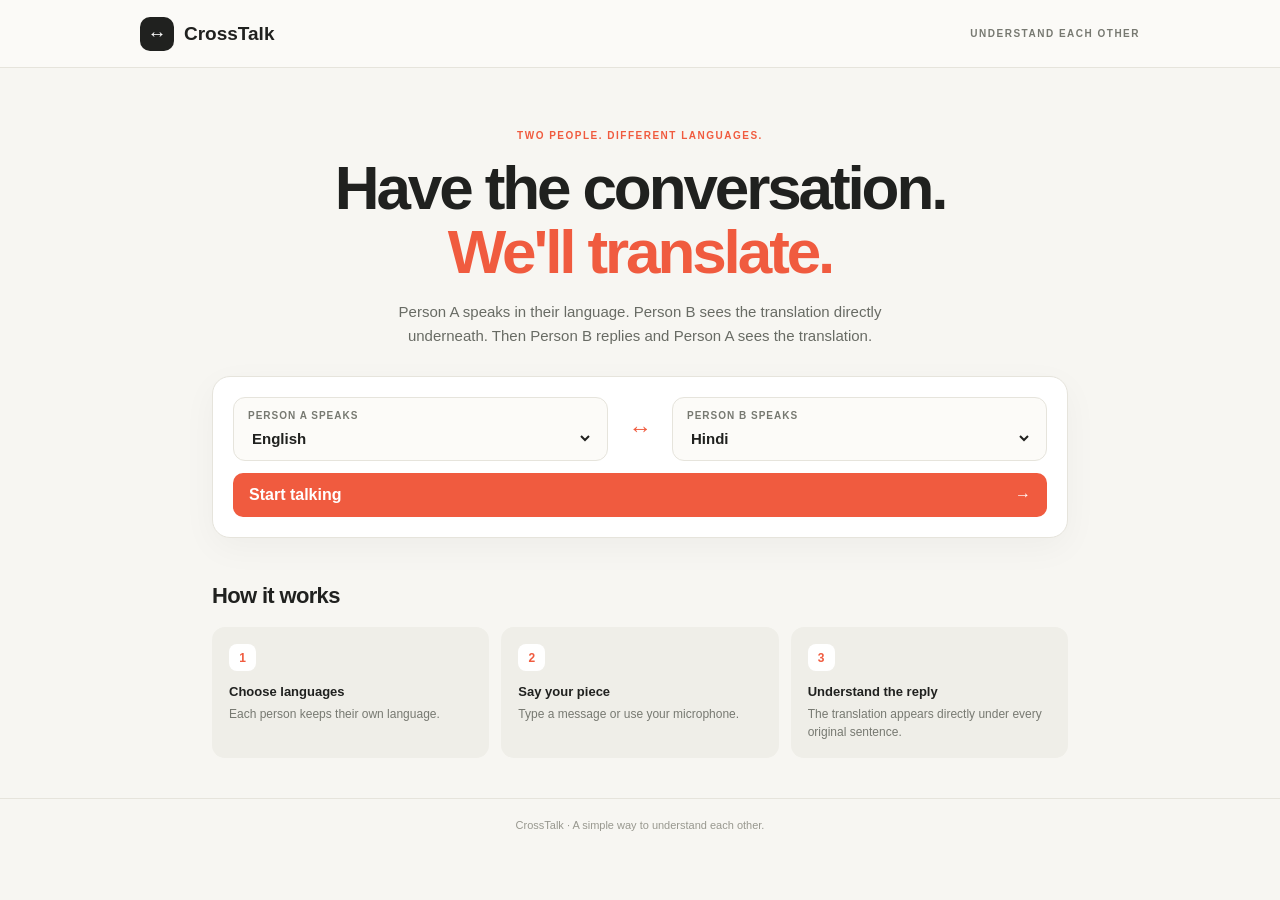
<file: index.html>
<!DOCTYPE html>
<html lang="en">
<head>
  <meta charset="UTF-8">
  <meta name="viewport" content="width=device-width, initial-scale=1">
  <title>CrossTalk — Talk It Out</title>
  <link rel="stylesheet" href="assets/style.css">
</head>
<body>
  <header class="topbar">
    <a class="logo" href="#"><span class="logo-icon">↔</span> CrossTalk</a>
    <span class="tag">UNDERSTAND EACH OTHER</span>
  </header>

  <main>
    <section class="intro">
      <p class="eyebrow">TWO PEOPLE. DIFFERENT LANGUAGES.</p>
      <h1>Have the conversation.<br><span>We'll translate.</span></h1>
      <p class="intro-copy">Person A speaks in their language. Person B sees the translation directly underneath. Then Person B replies and Person A sees the translation.</p>
    </section>

    <section class="language-card">
      <div class="language">
        <label for="langA">PERSON A SPEAKS</label>
        <select id="langA">
          <option value="en">English</option><option value="hi">Hindi</option><option value="gu">Gujarati</option>
          <option value="es">Spanish</option><option value="fr">French</option><option value="de">German</option>
          <option value="it">Italian</option><option value="pt">Portuguese</option><option value="ja">Japanese</option><option value="ko">Korean</option>
        </select>
      </div>
      <div class="swap">↔</div>
      <div class="language">
        <label for="langB">PERSON B SPEAKS</label>
        <select id="langB">
          <option value="hi">Hindi</option><option value="en">English</option><option value="gu">Gujarati</option>
          <option value="es">Spanish</option><option value="fr">French</option><option value="de">German</option>
          <option value="it">Italian</option><option value="pt">Portuguese</option><option value="ja">Japanese</option><option value="ko">Korean</option>
        </select>
      </div>
      <button id="startBtn" class="primary start">Start talking <span>→</span></button>
    </section>

    <section id="chat" class="chat hidden">
      <div class="chat-top">
        <div><span class="live-dot"></span><strong>Conversation</strong><small id="languageSummary">English ↔ Hindi</small></div>
        <button id="resetBtn" class="quiet">Start over</button>
      </div>

      <div id="messages" class="messages">
        <div class="welcome">
          <div class="welcome-icon">💬</div>
          <h2>What do you need to say?</h2>
          <p>Person A sends a message, then Person B replies. Every message is translated directly underneath.</p>
        </div>
      </div>

      <div class="composer">
        <label class="speaker-picker"><span>WHO'S SPEAKING?</span>
          <select id="speaker"><option value="a">Person A</option><option value="b">Person B</option></select>
        </label>
        <textarea id="messageInput" rows="2" placeholder="Type your message in your language…"></textarea>
        <div class="composer-buttons">
          <button id="micBtn" class="icon-btn" title="Speak your message">🎙 <span>Speak</span></button>
          <button id="interruptBtn" class="interrupt">⚡ Interrupt</button>
          <button id="sendBtn" class="primary send">Send ↗</button>
        </div>
      </div>
      <p class="help">Tip: Choose Person A or Person B before each message. Use Interrupt when you want to cut in.</p>
    </section>

    <section class="how">
      <h2>How it works</h2>
      <div class="steps">
        <div><b>1</b><strong>Choose languages</strong><p>Each person keeps their own language.</p></div>
        <div><b>2</b><strong>Say your piece</strong><p>Type a message or use your microphone.</p></div>
        <div><b>3</b><strong>Understand the reply</strong><p>The translation appears directly under every original sentence.</p></div>
      </div>
    </section>
  </main>
  <footer>CrossTalk · A simple way to understand each other.</footer>
  <script src="assets/app.js"></script>
</body>
</html>
</file>
<file: assets/style.css>
:root{--bg:#f7f6f2;--paper:#fff;--ink:#20211f;--muted:#777971;--line:#e6e4dc;--orange:#f05b3f;--lav:#eeeafd;--green:#43895c}
*{box-sizing:border-box}body{margin:0;background:var(--bg);color:var(--ink);font-family:Inter,"Segoe UI",Arial,sans-serif}button,select,textarea{font:inherit}.topbar{height:68px;padding:0 max(22px,calc((100% - 1000px)/2));display:flex;justify-content:space-between;align-items:center;border-bottom:1px solid var(--line);background:#fbfaf7}.logo{display:flex;align-items:center;gap:10px;color:var(--ink);text-decoration:none;font-weight:800;font-size:19px}.logo-icon{width:34px;height:34px;border-radius:10px;background:var(--ink);color:white;display:grid;place-items:center}.tag,.eyebrow{font-size:10px;letter-spacing:.15em;font-weight:800;color:var(--muted)}main{max-width:900px;margin:0 auto;padding:52px 22px 40px}.intro{text-align:center;margin:0 auto 28px;max-width:650px}.eyebrow{color:var(--orange)}h1{font-size:clamp(38px,6vw,62px);line-height:1.04;letter-spacing:-.05em;margin:15px 0}h1 span{color:var(--orange)}.intro-copy{color:#686b64;line-height:1.6;max-width:530px;margin:0 auto;font-size:15px}.language-card,.chat{background:var(--paper);border:1px solid var(--line);border-radius:18px;box-shadow:0 10px 35px #24231a0a}.language-card{padding:20px;display:grid;grid-template-columns:1fr 40px 1fr;gap:12px;align-items:center}.language{padding:12px 14px;border:1px solid var(--line);border-radius:12px;background:#fcfbf8}.language label,.speaker-picker span{display:block;font-size:10px;font-weight:800;letter-spacing:.1em;color:var(--muted);margin-bottom:8px}.language select,.speaker-picker select{border:0;background:transparent;color:var(--ink);width:100%;outline:0;font-size:15px;font-weight:700}.swap{text-align:center;color:var(--orange);font-size:23px}.primary{border:0;border-radius:10px;background:var(--orange);color:white;font-weight:800;cursor:pointer;padding:13px 16px;transition:transform .15s}.primary:hover{transform:translateY(-1px)}.start{grid-column:1/-1;display:flex;justify-content:space-between;align-items:center}.hidden{display:none!important}.chat{margin-top:22px;overflow:hidden}.chat-top{padding:16px 20px;border-bottom:1px solid var(--line);display:flex;align-items:center;justify-content:space-between}.chat-top strong{font-size:15px}.chat-top small{display:block;color:var(--muted);font-size:11px;margin:5px 0 0 14px}.live-dot{display:inline-block;width:7px;height:7px;border-radius:50%;background:var(--green);margin-right:7px}.quiet,.text-btn{background:transparent;border:0;color:var(--muted);font-size:12px;font-weight:700;cursor:pointer}.messages{padding:20px;min-height:260px;max-height:480px;overflow-y:auto}.welcome{text-align:center;padding:42px 15px;color:var(--muted)}.welcome-icon{font-size:27px}.welcome h2{font-size:18px;color:var(--ink);margin:12px 0 7px}.welcome p{font-size:13px;line-height:1.5;max-width:360px;margin:auto}.message{display:flex;margin:0 0 18px}.message.b{justify-content:flex-end}.message-content{max-width:84%}.message-meta{font-size:11px;color:var(--muted);margin:0 4px 6px}.message.b .message-meta{text-align:right}.bubble{background:#f0eee8;border-radius:14px 14px 14px 4px;padding:12px 14px;line-height:1.5;font-size:14px;overflow-wrap:anywhere}.message.b .bubble{background:var(--lav);border-radius:14px 14px 4px 14px}.message.interrupted .bubble{border:2px solid var(--orange)}.translation{font-size:12px;color:#6f716a;margin:7px 4px 0;line-height:1.5}.translation strong{font-size:10px;letter-spacing:.05em;text-transform:uppercase;display:block;margin-bottom:3px;color:#99988f}.composer{border-top:1px solid var(--line);padding:15px;display:grid;grid-template-columns:135px 1fr;gap:10px}.speaker-picker{padding:9px 10px;border:1px solid var(--line);border-radius:10px;align-self:start}.speaker-picker select{font-size:13px}.composer textarea{width:100%;resize:vertical;min-height:55px;border:1px solid var(--line);border-radius:10px;padding:12px;outline-color:#f3a08e;font-size:14px;line-height:1.45}.composer-buttons{grid-column:1/-1;display:flex;gap:8px}.composer-buttons button{flex:1}.icon-btn,.interrupt{border:1px solid var(--line);border-radius:10px;background:#faf9f5;cursor:pointer;padding:11px;font-weight:700}.icon-btn span{font-size:12px}.interrupt{background:#fff6dc;border-color:#f0df9d}.send{min-width:100px}.help{margin:0;padding:0 18px 15px;color:#99988f;font-size:11px}.how{margin:45px 0 0}.how h2{font-size:22px;letter-spacing:-.03em}.steps{display:grid;grid-template-columns:repeat(3,1fr);gap:12px;margin-top:17px}.steps>div{padding:17px;background:#efeee8;border-radius:13px}.steps b{display:grid;place-items:center;background:white;border-radius:8px;width:27px;height:27px;color:var(--orange);font-size:12px}.steps strong{display:block;margin:13px 0 6px;font-size:13px}.steps p{font-size:12px;line-height:1.5;color:var(--muted);margin:0}footer{text-align:center;padding:20px;color:#98988f;font-size:11px;border-top:1px solid var(--line)}@media(max-width:600px){main{padding:38px 14px}.tag{font-size:8px}.language-card{grid-template-columns:1fr 24px 1fr;padding:12px;gap:6px}.language{padding:10px 8px}.language select{font-size:13px}.composer{grid-template-columns:1fr}.composer textarea{grid-row:2}.speaker-picker{grid-row:1}.composer-buttons{grid-column:1}.steps{grid-template-columns:1fr}.message-content{max-width:94%}}

.original-label{
  display:block;
  font-size:9px;
  text-transform:uppercase;
  letter-spacing:.08em;
  font-weight:800;
  color:#99988f;
  margin-bottom:5px;
}
.translation{
  padding:10px 12px;
  border-left:3px solid #f05b3f;
  background:#fffaf5;
  border-radius:0 9px 9px 0;
}
.message.b .translation{
  border-left-color:#7c70b5;
  background:#faf8ff;
}
</file>
